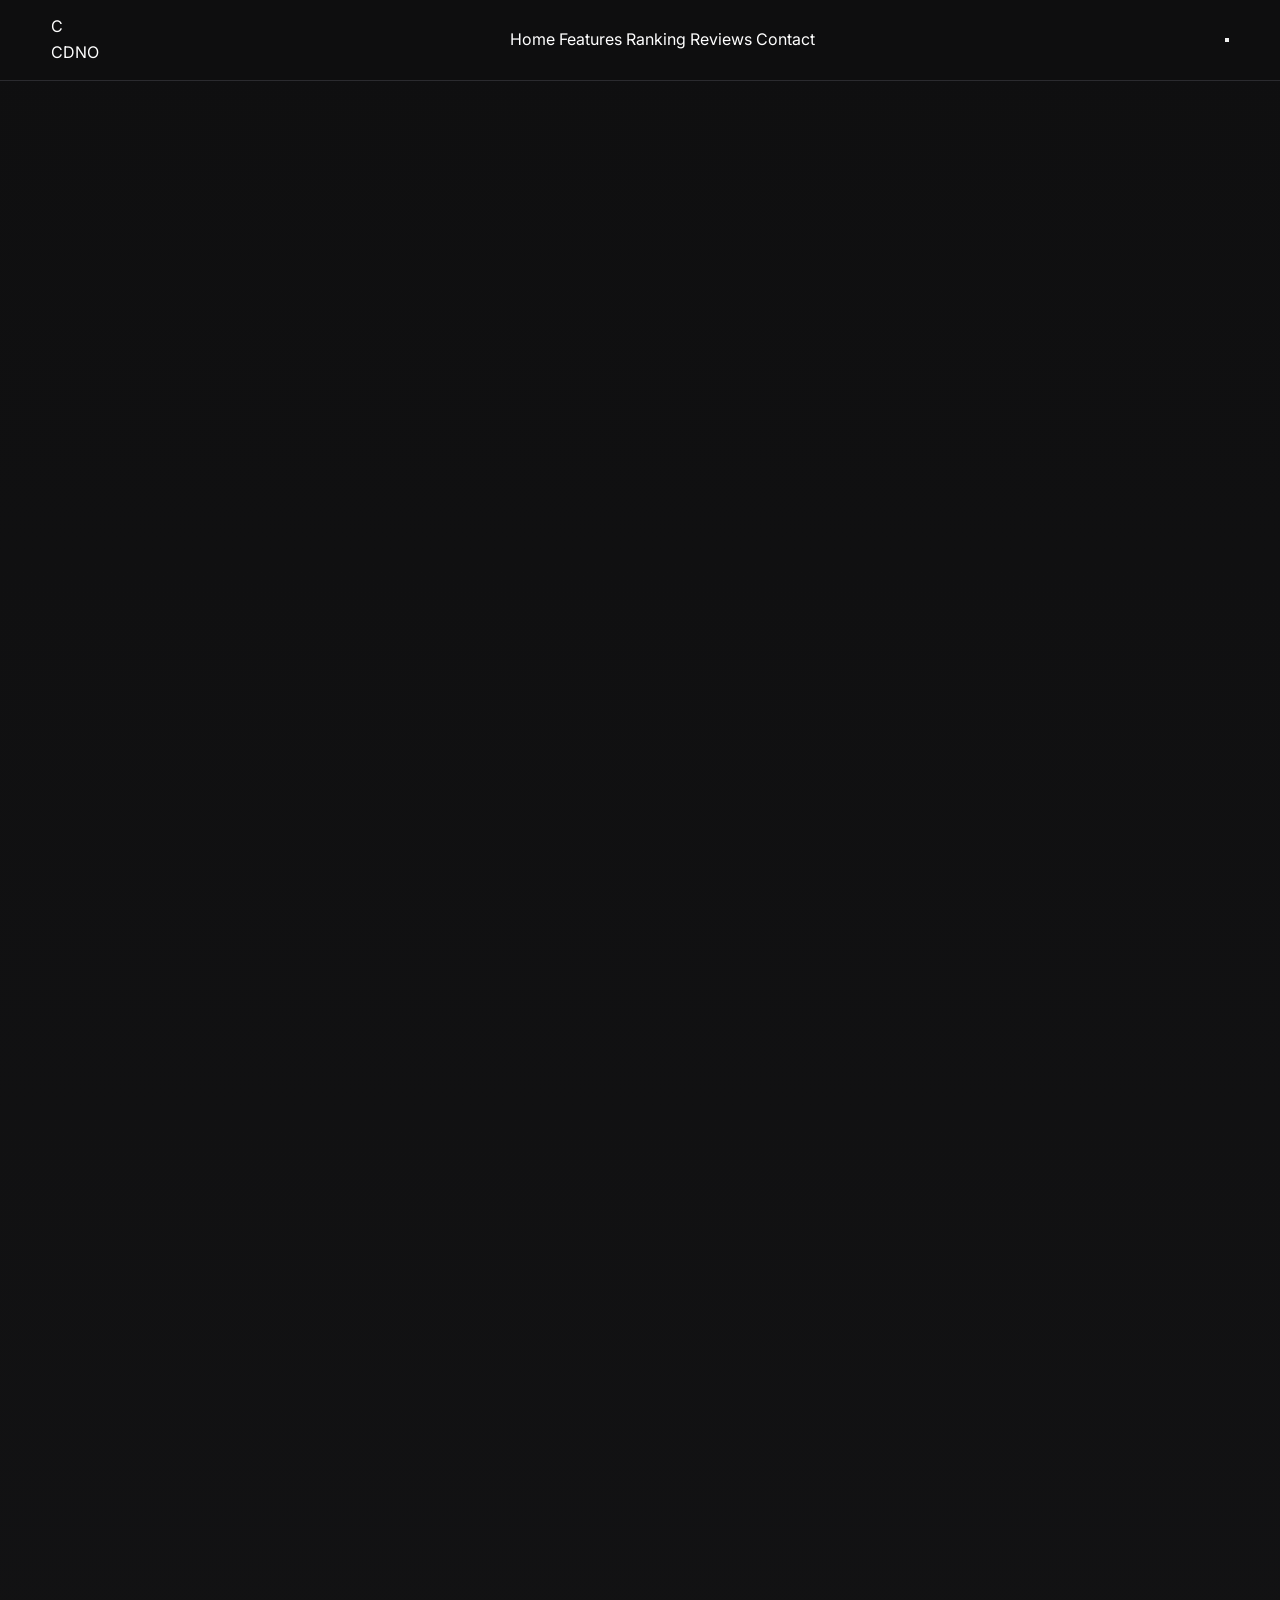
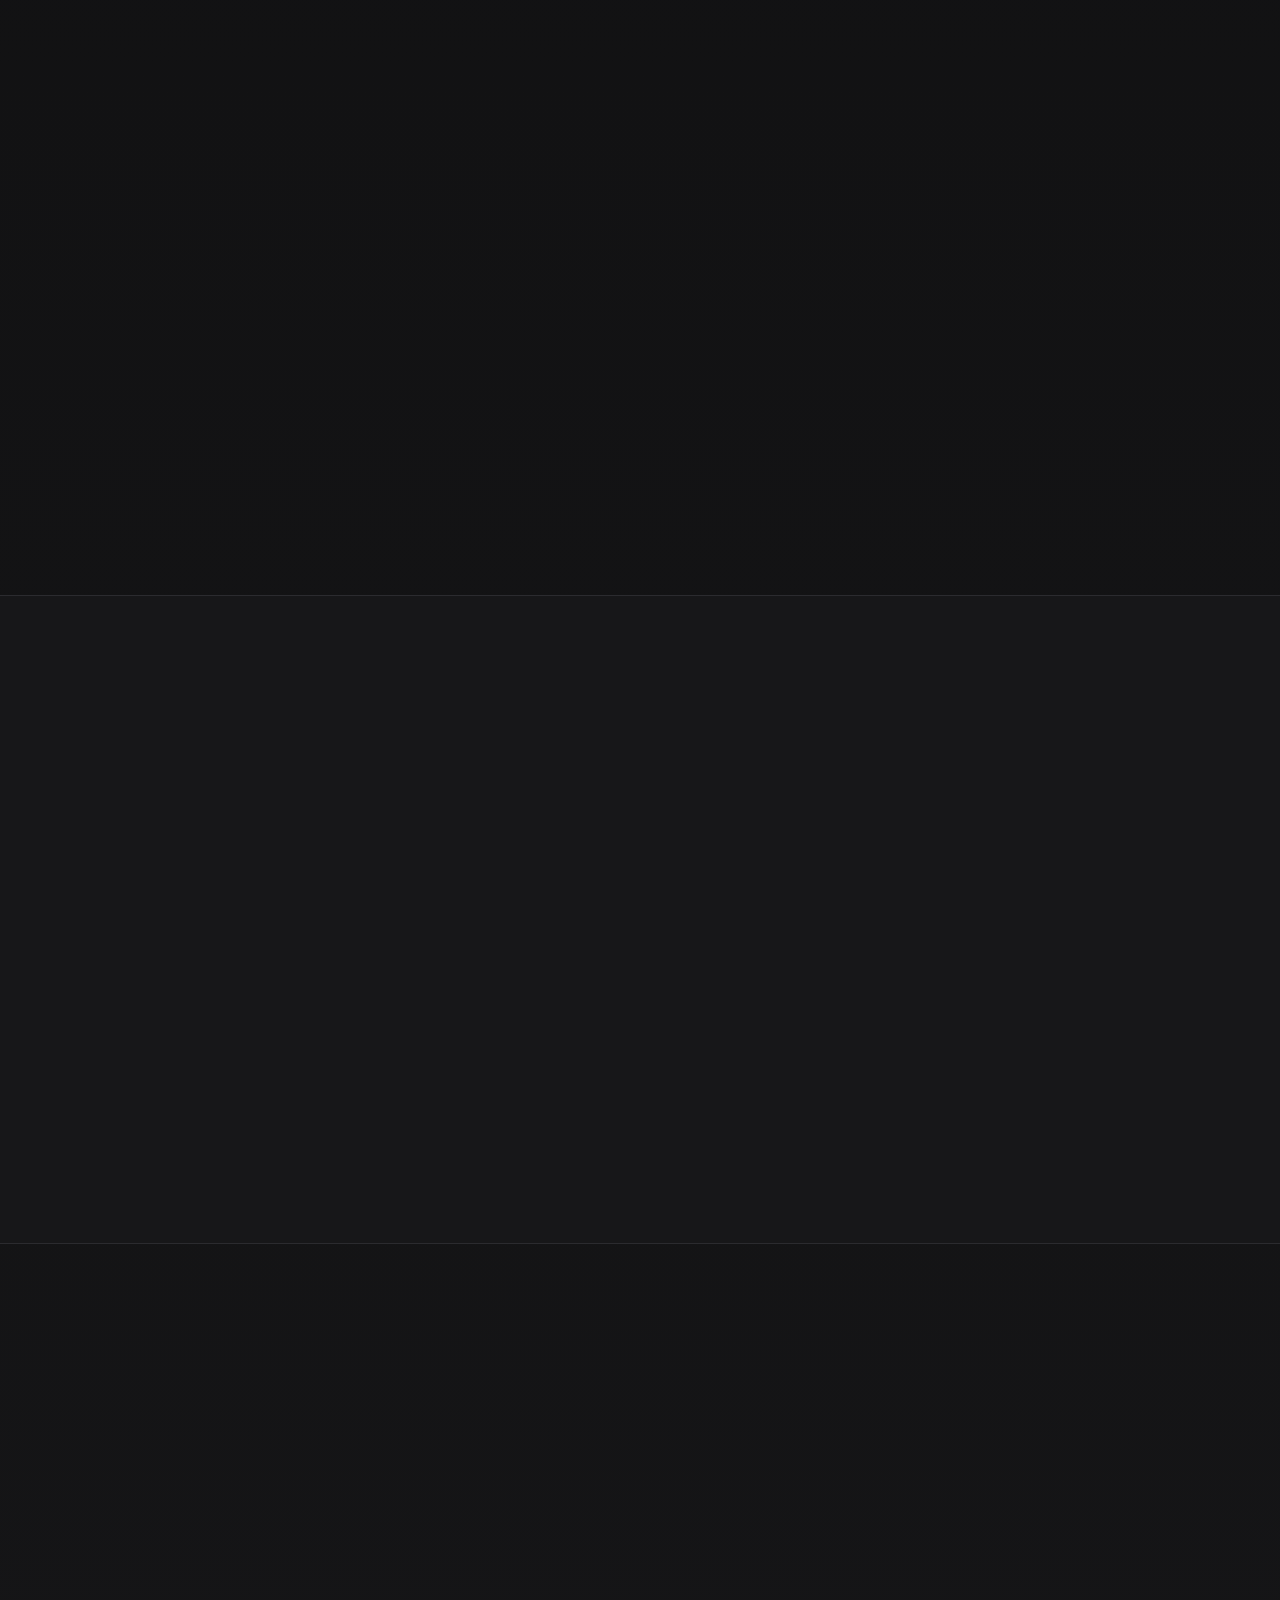
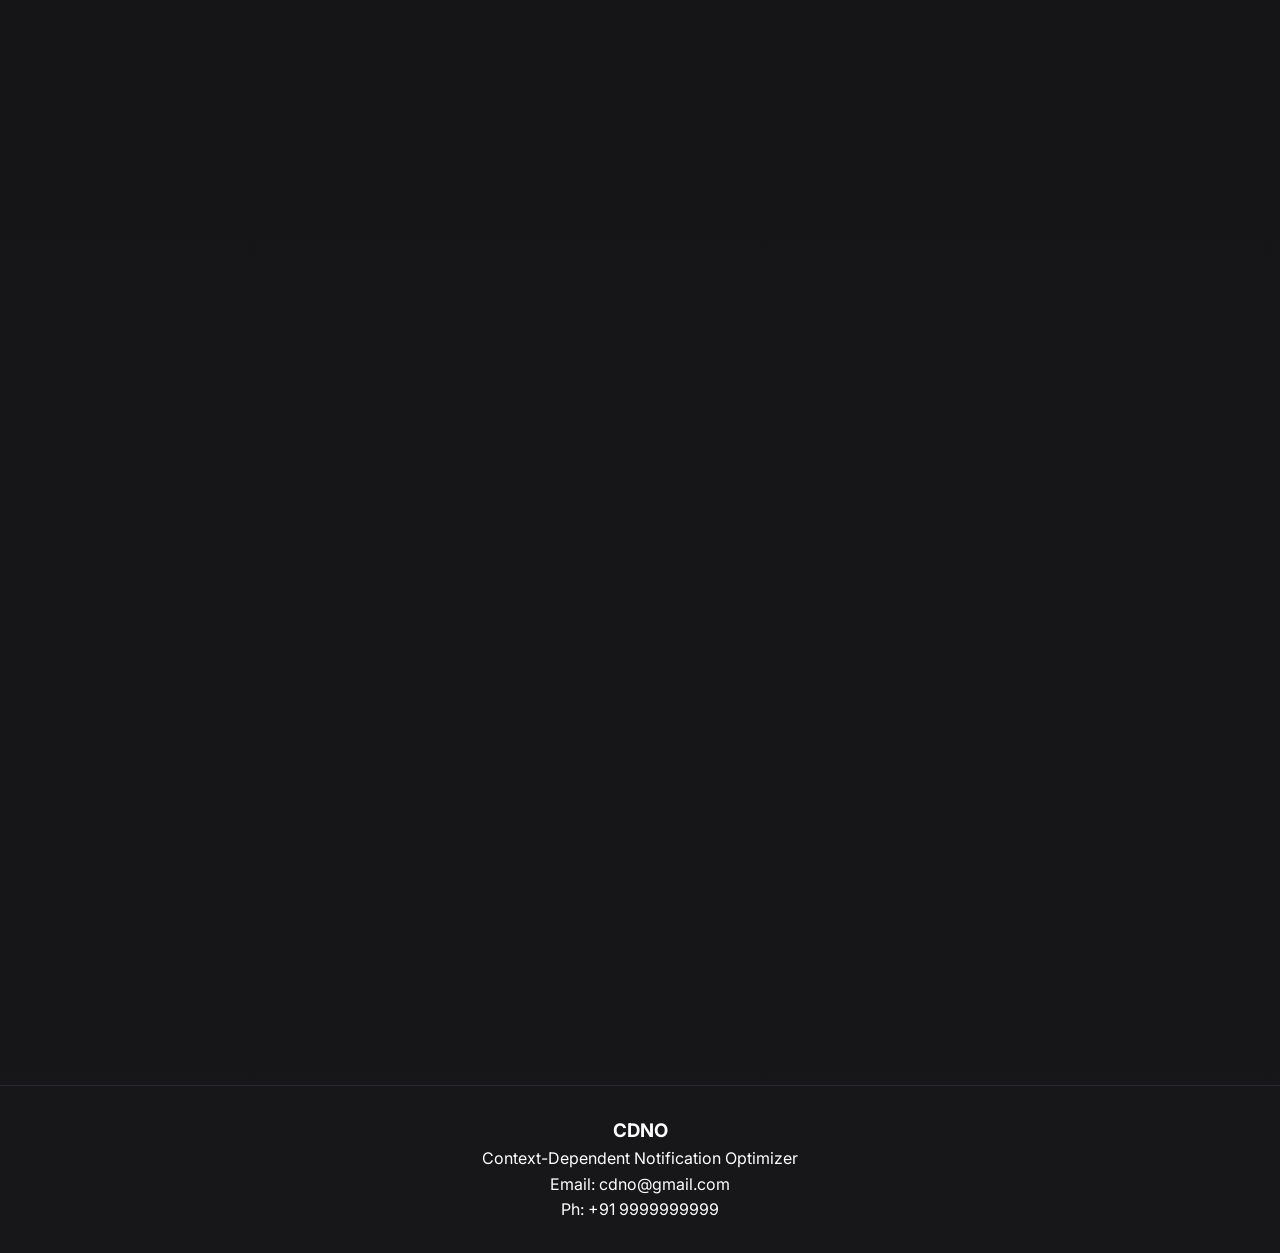
<file: index.html>
<!DOCTYPE html>
<html lang="en">
<head>
  <meta charset="UTF-8" />
  <meta name="viewport" content="width=device-width, initial-scale=1.0" />
  <title>CDNO | Context-Dependent Notification Optimizer</title>
  <meta
    name="description"
    content="CDNO is a context-aware notification optimizer that ranks and filters alerts based on urgency, relevance, and user context."
  />
  <meta
    name="keywords"
    content="CDNO, Notification Optimizer, Smart Notifications, Student Productivity, Dashboard"
  />
  <meta name="author" content="Leo" />


  <link rel="preconnect" href="https://fonts.googleapis.com" />
  <link rel="preconnect" href="https://fonts.gstatic.com" crossorigin />
  <link
    href="https://fonts.googleapis.com/css2?family=Inter:wght@300;400;500;600;700;800&display=swap"
    rel="stylesheet"
  />


  <link rel="stylesheet" href="./css/style.css" />
</head>
<body>


  <div class="cursor"></div>


  <!-- NAVBAR -->
  <header class="navbar">
    <div class="container nav-container">
      <div class="brand">
        <div class="brand-mark">C</div>
        <span>CDNO</span>
      </div>


      <nav class="nav-links" id="navLinks">
        <a href="#home">Home</a>
        <a href="#features">Features</a>
        <a href="#ranking">Ranking</a>
        <a href="#testimonials">Reviews</a>
        <a href="#contact">Contact</a>
      </nav>


      <button class="menu-toggle" id="menuToggle" aria-label="Toggle Menu">
        <span></span><span></span><span></span>
      </button>
    </div>
  </header>


  <!-- HERO -->
  <section class="hero" id="home">
    <div class="container hero-grid">
      <div class="hero-copy reveal">
        <span class="eyebrow">ATTENTION INTELLIGENCE PLATFORM</span>
        <h1>Context-Dependent Notification Optimizer</h1>
        <p>
          CDNO intelligently ranks and filters notifications based on your context,
          including work mode, sleep mode, academic urgency, financial alerts,
          and social relevance.
        </p>


        <div class="hero-actions">
          <a href="notifications.html" class="btn btn-primary magnetic" id="launchBtn">Launch App</a>
          <a href="#features" class="btn btn-secondary magnetic">Explore Features</a>
        </div>


        <div class="hero-stats">
          <div class="stat-card">
            <h3>30+</h3>
            <p>Ranked Notifications</p>
          </div>
          <div class="stat-card">
            <h3>12K+</h3>
            <p>Priority Decisions</p>
          </div>
          <div class="stat-card">
            <h3>89%</h3>
            <p>Noise Reduction</p>
          </div>
        </div>
      </div>


      <div class="hero-panel reveal">
        <div class="device-shell">
          <div class="device-top">
            <span>CDNO Live Feed</span>
            <span class="pulse-dot"></span>
          </div>


          <div class="feed-card high">
            <span class="tag">HIGH</span>
            <h4>Anna University Internal Marks Updated</h4>
            <p>Academic Portal • 2 min ago</p>
          </div>


          <div class="feed-card medium">
            <span class="tag">MEDIUM</span>
            <h4>Placement Drive Reminder - TCS NQT</h4>
            <p>Placement Cell • 12 min ago</p>
          </div>


          <div class="feed-card low">
            <span class="tag">LOW</span>
            <h4>Instagram: 14 new likes</h4>
            <p>Social • 1 hr ago</p>
          </div>
        </div>
      </div>
    </div>
  </section>


  <!-- TRUST -->
  <section class="trust-strip reveal">
    <div class="container trust-row">
      <span>Used by students, interns, early professionals, and productivity-focused users.</span>
      <div class="trust-badges">
        <span>Academic</span>
        <span>Productivity</span>
        <span>Social Control</span>
        <span>Smart Ranking</span>
      </div>
    </div>
  </section>


  <!-- FEATURES -->
  <section class="section" id="features">
    <div class="container">
      <div class="section-head reveal">
        <span class="eyebrow">FEATURES</span>
        <h2>Minimal interface. Serious logic underneath.</h2>
        <p>Designed to look calm while handling noisy, high-volume notification streams.</p>
      </div>


      <div class="feature-grid">
        <article class="feature-card reveal">
          <h3>Context-Based Ranking</h3>
          <p>Work mode, sleep mode, and weekend mode dynamically influence urgency.</p>
        </article>


        <article class="feature-card reveal">
          <h3>Indian Notification Modeling</h3>
          <p>Includes college updates, UPI alerts, IRCTC, WhatsApp groups, and internship mail.</p>
        </article>


        <article class="feature-card reveal">
          <h3>Noise Reduction Engine</h3>
          <p>Suppresses low-value social clutter while elevating critical academic and financial alerts.</p>
        </article>


        <article class="feature-card reveal">
          <h3>Filter & History Views</h3>
          <p>Track processed notifications, sort them, and review previous ranking sessions.</p>
        </article>


        <article class="feature-card reveal">
          <h3>Profile Preferences</h3>
          <p>Customize behavior and context bias using a local persistence layer.</p>
        </article>


        <article class="feature-card reveal">
          <h3>Responsive Dashboard</h3>
          <p>Optimized for mobile and desktop because users insist on using both.</p>
        </article>
      </div>
    </div>
  </section>


  <!-- RANKING PREVIEW -->
  <section class="section section-alt" id="ranking">
    <div class="container ranking-layout">
      <div class="ranking-copy reveal">
        <span class="eyebrow">RANKING ENGINE</span>
        <h2>Not all notifications deserve your attention.</h2>
        <p>
          CDNO scores alerts based on urgency, sender relevance, category, and active context.
          That means your exam hall ticket can outrank your meme group. Civilization survives.
        </p>
        <ul class="bullet-list">
          <li>Academic > Social during work mode</li>
          <li>UPI fraud / bank alerts stay elevated</li>
          <li>Muted social noise during sleep mode</li>
          <li>History stored locally for demonstration</li>
        </ul>
      </div>


      <div class="ranking-box reveal">
        <div class="mini-rank-card">
          <span>#1</span>
          <div>
            <h4>Exam Hall Ticket Released</h4>
            <p>Academic • High Priority</p>
          </div>
        </div>


        <div class="mini-rank-card">
          <span>#2</span>
          <div>
            <h4>Placement Interview Slot Confirmed</h4>
            <p>Career • High Priority</p>
          </div>
        </div>


        <div class="mini-rank-card">
          <span>#3</span>
          <div>
            <h4>UPI Debit Alert</h4>
            <p>Finance • High Priority</p>
          </div>
        </div>
      </div>
    </div>
  </section>


  <!-- TESTIMONIALS -->
  <section class="section" id="testimonials">
    <div class="container">
      <div class="section-head reveal">
        <span class="eyebrow">REVIEWS</span>
        <h2>People already tired of their phones seem to like it.</h2>
      </div>


      <div class="testimonial-grid">
        <article class="testimonial-card reveal">
          <p>“During placements, this helped me avoid random WhatsApp spam and actually focus on important updates.”</p>
          <h4>Arjun K., Coimbatore</h4>
        </article>


        <article class="testimonial-card reveal">
          <p>“My college groups are chaos. CDNO finally made my notifications useful instead of just loud.”</p>
          <h4>Priya S., Chennai</h4>
        </article>


        <article class="testimonial-card reveal">
          <p>“It feels minimal and clean. More importantly, it ranks things in a way that actually makes sense.”</p>
          <h4>Rahul M., Bengaluru</h4>
        </article>


        <article class="testimonial-card reveal">
          <p>“Sleep mode is my favorite. If it blocks nonsense at night, it has my respect.”</p>
          <h4>Nivetha R., Salem</h4>
        </article>
      </div>
    </div>
  </section>


  <!-- CTA -->
  <section class="cta-section reveal">
    <div class="container cta-box">
      <div>
        <span class="eyebrow">GET STARTED</span>
        <h2>See how your notifications behave under pressure.</h2>
        <p>Launch the dashboard and simulate ranking across work, sleep, and weekend contexts.</p>
      </div>
      <a href="notifications.html" class="btn btn-primary magnetic">Open Dashboard</a>
    </div>
  </section>


  <!-- CONTACT -->
  <section class="section" id="contact">
    <div class="container contact-wrap reveal">
      <div class="contact-left">
        <span class="eyebrow">CONTACT</span>
        <h2>Built like a serious product. Presented like one too.</h2>
        <p>If someone asks whether this is just a UI demo, you can now say “no” without improvising badly.</p>
      </div>


      <form class="contact-form" id="contactForm">
        <input type="text" id="name" placeholder="Your Name" required />
        <input type="email" id="email" placeholder="Your Email" required />
        <textarea id="message" placeholder="Your Message" rows="5" required></textarea>
        <button type="submit" class="btn btn-primary magnetic">Submit & Continue</button>
      </form>
    </div>
  </section>


  <!-- FOOTER -->
  <footer class="footer">
    <div class="container footer-row">
      <div>
        <h3>CDNO</h3>
        <p>Context-Dependent Notification Optimizer</p>
      </div>
      <div class="footer-contact">
        <p>Email: cdno@gmail.com</p>
        <p>Ph: +91 9999999999</p>
      </div>
    </div>
  </footer>


  <script src="./js/database.js"></script>
  <script src="./js/script.js"></script>
</body>
</html>
</file>
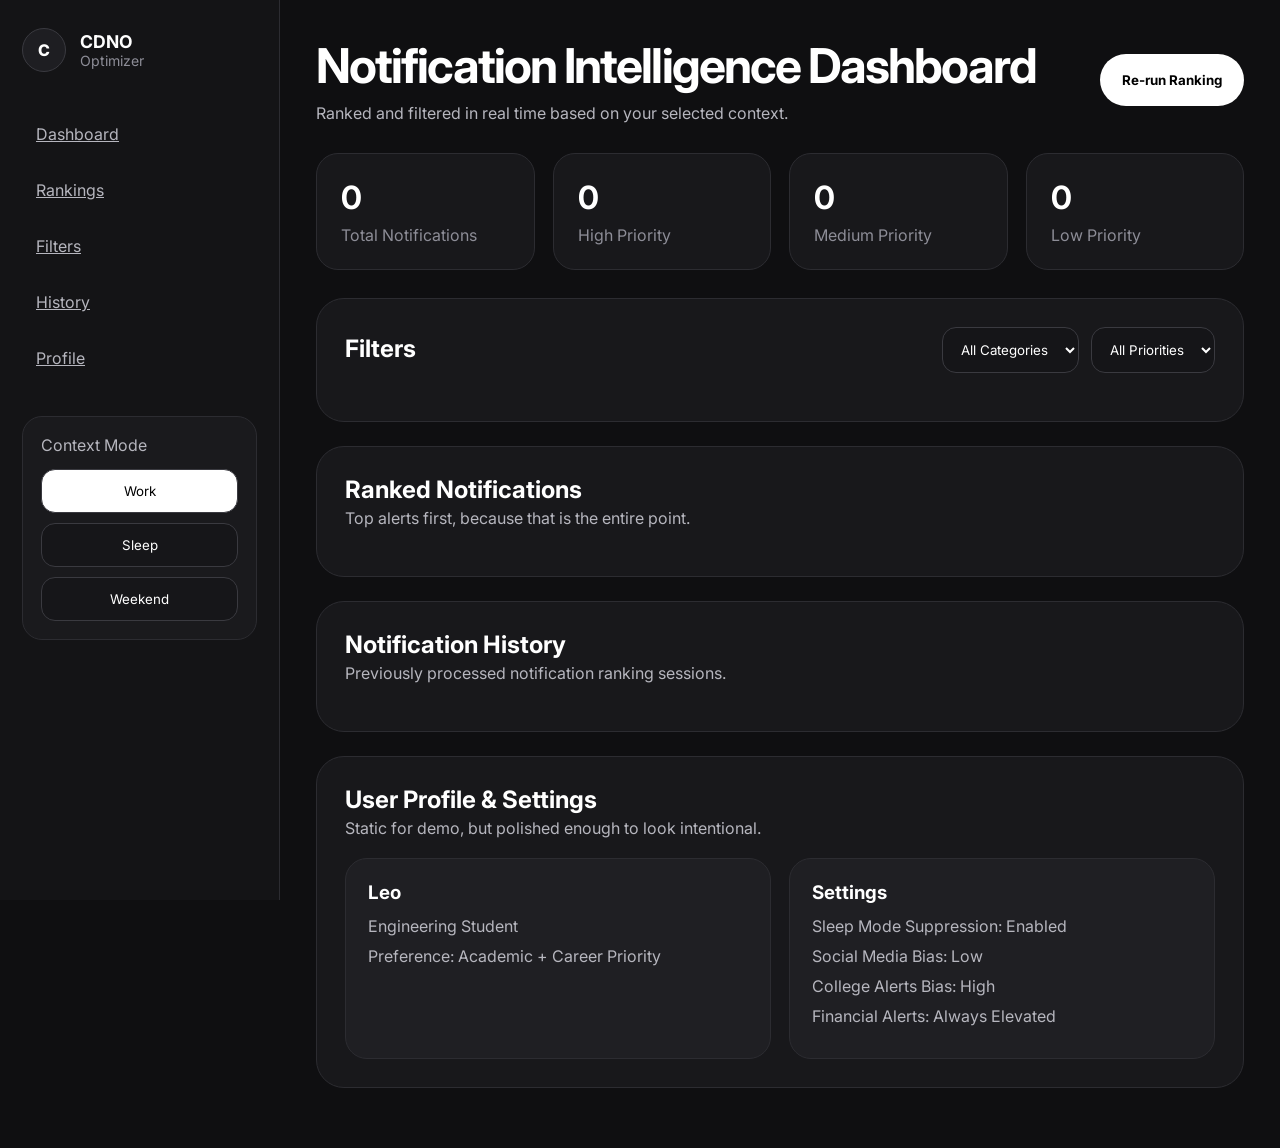
<file: notification.html>
<!DOCTYPE html>
<html lang="en">
<head>
  <meta charset="UTF-8" />
  <meta name="viewport" content="width=device-width, initial-scale=1.0" />
  <title>CDNO Dashboard</title>


  <link rel="preconnect" href="https://fonts.googleapis.com" />
  <link rel="preconnect" href="https://fonts.gstatic.com" crossorigin />
  <link
    href="https://fonts.googleapis.com/css2?family=Inter:wght@300;400;500;600;700;800&display=swap"
    rel="stylesheet"
  />


  <link rel="stylesheet" href="./css/dashboard.css" />
</head>
<body>


  <div class="app-shell">


    <!-- SIDEBAR -->
    <aside class="sidebar">
      <div class="sidebar-brand">
        <div class="brand-mark">C</div>
        <div>
          <h2>CDNO</h2>
          <p>Optimizer</p>
        </div>
      </div>


      <nav class="sidebar-nav">
        <a href="#dashboard">Dashboard</a>
        <a href="#rankings">Rankings</a>
        <a href="#filters">Filters</a>
        <a href="#history">History</a>
        <a href="#profile">Profile</a>
      </nav>


      <div class="mode-panel">
        <p>Context Mode</p>
        <div class="mode-buttons">
          <button class="mode-btn active" data-mode="work">Work</button>
          <button class="mode-btn" data-mode="sleep">Sleep</button>
          <button class="mode-btn" data-mode="weekend">Weekend</button>
        </div>
      </div>
    </aside>


    <!-- MAIN -->
    <main class="main-content">
      <section class="topbar" id="dashboard">
        <div>
          <h1>Notification Intelligence Dashboard</h1>
          <p>Ranked and filtered in real time based on your selected context.</p>
        </div>
        <button class="primary-btn" id="runEngineBtn">Re-run Ranking</button>
      </section>


      <!-- SUMMARY -->
      <section class="summary-grid">
        <div class="summary-card">
          <h3 id="totalCount">0</h3>
          <p>Total Notifications</p>
        </div>
        <div class="summary-card">
          <h3 id="highCount">0</h3>
          <p>High Priority</p>
        </div>
        <div class="summary-card">
          <h3 id="mediumCount">0</h3>
          <p>Medium Priority</p>
        </div>
        <div class="summary-card">
          <h3 id="lowCount">0</h3>
          <p>Low Priority</p>
        </div>
      </section>


      <!-- FILTERS -->
      <section class="panel" id="filters">
        <div class="panel-head">
          <h2>Filters</h2>
          <div class="filter-actions">
            <select id="categoryFilter">
              <option value="all">All Categories</option>
              <option value="academic">Academic</option>
              <option value="career">Career</option>
              <option value="social">Social</option>
              <option value="finance">Finance</option>
              <option value="utility">Utility</option>
              <option value="travel">Travel</option>
            </select>


            <select id="priorityFilter">
              <option value="all">All Priorities</option>
              <option value="HIGH">High</option>
              <option value="MEDIUM">Medium</option>
              <option value="LOW">Low</option>
            </select>
          </div>
        </div>
      </section>


      <!-- RANKINGS -->
      <section class="panel" id="rankings">
        <div class="panel-head">
          <div>
            <h2>Ranked Notifications</h2>
            <p>Top alerts first, because that is the entire point.</p>
          </div>
        </div>
        <div id="notificationList" class="notification-list"></div>
      </section>


      <!-- HISTORY -->
      <section class="panel" id="history">
        <div class="panel-head">
          <div>
            <h2>Notification History</h2>
            <p>Previously processed notification ranking sessions.</p>
          </div>
        </div>
        <div id="historyList" class="history-list"></div>
      </section>


      <!-- PROFILE -->
      <section class="panel" id="profile">
        <div class="panel-head">
          <div>
            <h2>User Profile & Settings</h2>
            <p>Static for demo, but polished enough to look intentional.</p>
          </div>
        </div>


        <div class="profile-grid">
          <div class="profile-card">
            <h3>Leo</h3>
            <p>Engineering Student</p>
            <p>Preference: Academic + Career Priority</p>
          </div>


          <div class="profile-card">
            <h3>Settings</h3>
            <ul>
              <li>Sleep Mode Suppression: Enabled</li>
              <li>Social Media Bias: Low</li>
              <li>College Alerts Bias: High</li>
              <li>Financial Alerts: Always Elevated</li>
            </ul>
          </div>
        </div>
      </section>
    </main>
  </div>


  <script src="./js/database.js"></script>
  <script src="./js/dashboard.js"></script>
</body>
</html>
</file>
<file: css/style.css>
:root {
  --bg: #0f0f10;
  --bg-soft: #171719;
  --bg-card: #1d1d20;
  --line: #2b2b2f;
  --line-soft: #3a3a40;
  --text: #ffffff;
  --text-muted: #b8b8c0;
  --text-soft: #8c8c95;
  --white: #ffffff;
  --black: #000000;

  /* ✨ Accent */
  --accent: #6c63ff;
  --accent-soft: rgba(108, 99, 255, 0.12);

  --shadow: 0 20px 60px rgba(0, 0, 0, 0.35);
  --radius-xl: 28px;
  --radius-lg: 20px;
  --radius-md: 16px;
  --radius-sm: 12px;
  --transition: all 0.35s ease;
  --max-width: 1240px;
}

/* 🌞 LIGHT THEME */
body.light-theme {
  --bg: #f7f7fa;
  --bg-soft: #ffffff;
  --bg-card: #ffffff;
  --line: #e4e4e7;
  --line-soft: #d4d4d8;
  --text: #111111;
  --text-muted: #55555f;
  --text-soft: #777780;
  --white: #000000;
  --black: #ffffff;

  --accent: #4f46e5;
  --accent-soft: rgba(79, 70, 229, 0.1);

  --shadow: 0 10px 40px rgba(0, 0, 0, 0.08);
}

/* RESET */
* {
  margin: 0;
  padding: 0;
  box-sizing: border-box;
}

html { scroll-behavior: smooth; }

body {
  font-family: 'Inter', sans-serif;
  background: linear-gradient(180deg, var(--bg) 0%, var(--bg-soft) 100%);
  color: var(--text);
  overflow-x: hidden;
  line-height: 1.6;
  transition: background 0.4s ease, color 0.4s ease;
}

/* GLOBAL */
a { text-decoration: none; color: inherit; }
button, input, textarea { font-family: inherit; }
img, svg { display: block; max-width: 100%; }

.container {
  width: min(92%, var(--max-width));
  margin: 0 auto;
}

.section {
  padding: 100px 0;
}

.section-alt {
  background: var(--bg-soft);
  border-top: 1px solid var(--line);
  border-bottom: 1px solid var(--line);
}

/* ✨ HEADINGS */
.section-head {
  text-align: center;
  max-width: 720px;
  margin: 0 auto 56px;
}

.section-head h2 {
  font-size: clamp(2rem, 4vw, 3.5rem);
  letter-spacing: -0.04em;
  margin-bottom: 14px;
}

.section-head p {
  color: var(--text-muted);
}

/* NAVBAR */
.navbar {
  position: fixed;
  width: 100%;
  z-index: 999;
  background: rgba(15, 15, 16, 0.7);
  backdrop-filter: blur(16px);
  border-bottom: 1px solid var(--line);
}

.nav-container {
  min-height: 80px;
  display: flex;
  justify-content: space-between;
  align-items: center;
}

/* ✨ THEME BUTTON */
.theme-toggle {
  width: 44px;
  height: 44px;
  border-radius: 50%;
  border: 1px solid var(--line-soft);
  background: var(--bg-card);
  cursor: pointer;
  display: grid;
  place-items: center;
  transition: var(--transition);
}

.theme-toggle:hover {
  transform: rotate(20deg) scale(1.05);
  background: var(--accent-soft);
}

/* HERO */
.hero {
  padding: 150px 0 90px;
}

.hero h1 {
  font-size: clamp(2.8rem, 6vw, 5rem);
  line-height: 1;
  letter-spacing: -0.05em;
}

.hero p {
  color: var(--text-muted);
  margin: 20px 0;
}

/* ✨ BUTTONS */
.btn {
  padding: 14px 26px;
  border-radius: 999px;
  font-weight: 600;
  transition: var(--transition);
}

.btn-primary {
  background: var(--accent);
  color: #fff;
}

.btn-primary:hover {
  transform: translateY(-3px);
  box-shadow: 0 10px 30px var(--accent-soft);
}

.btn-secondary {
  border: 1px solid var(--line-soft);
}

.btn-secondary:hover {
  background: var(--bg-card);
}

/* ✨ CARDS */
.card,
.feature-card,
.testimonial-card,
.stat-card {
  background: var(--bg-card);
  border: 1px solid var(--line);
  border-radius: var(--radius-lg);
  padding: 24px;
  transition: var(--transition);
}

.card:hover,
.feature-card:hover,
.testimonial-card:hover {
  transform: translateY(-6px);
  border-color: var(--accent);
  box-shadow: var(--shadow);
}

/* ✨ GRID */
.feature-grid {
  display: grid;
  grid-template-columns: repeat(3, 1fr);
  gap: 22px;
}

.testimonial-grid {
  display: grid;
  grid-template-columns: repeat(4, 1fr);
  gap: 18px;
}

/* CTA */
.cta-box {
  background: linear-gradient(180deg, var(--bg-card), var(--bg-soft));
  border-radius: 32px;
  padding: 40px;
  border: 1px solid var(--line);
  display: flex;
  justify-content: space-between;
  align-items: center;
}

/* CONTACT */
.contact-form {
  background: var(--bg-card);
  border: 1px solid var(--line);
  padding: 28px;
  border-radius: 24px;
  display: grid;
  gap: 16px;
}

.contact-form input,
.contact-form textarea {
  padding: 14px;
  border-radius: 12px;
  border: 1px solid var(--line-soft);
  background: transparent;
  color: var(--text);
}

.contact-form input:focus,
.contact-form textarea:focus {
  border-color: var(--accent);
}

/* FOOTER */
.footer {
  border-top: 1px solid var(--line);
  padding: 30px 0;
  text-align: center;
}

/* ✨ ANIMATIONS */
.reveal {
  opacity: 0;
  transform: translateY(30px);
  transition: 0.8s ease;
}

.reveal.show {
  opacity: 1;
  transform: translateY(0);
}

/* RESPONSIVE */
@media (max-width: 1000px) {
  .feature-grid { grid-template-columns: repeat(2, 1fr); }
  .testimonial-grid { grid-template-columns: repeat(2, 1fr); }
}

@media (max-width: 700px) {
  .feature-grid,
  .testimonial-grid {
    grid-template-columns: 1fr;
  }

  .cta-box {
    flex-direction: column;
    align-items: flex-start;
  }
}
</file>
<file: css/dashboard.css>
:root {
  --bg: #101012;
  --panel: #18181b;
  --panel-2: #1f1f23;
  --line: #2c2c31;
  --line-soft: #3a3a40;
  --text: #ffffff;
  --muted: #b6b6be;
  --soft: #8d8d97;
  --white: #fff;
  --black: #000;
  --radius-xl: 28px;
  --radius-lg: 20px;
  --radius-md: 16px;
  --radius-sm: 12px;
  --shadow: 0 20px 60px rgba(0,0,0,0.35);
  --transition: all 0.3s ease;
}


* {
  margin: 0;
  padding: 0;
  box-sizing: border-box;
}


html { scroll-behavior: smooth; }


body {
  font-family: 'Inter', sans-serif;
  background: #0f0f11;
  color: var(--text);
}


button, select {
  font-family: inherit;
}


.app-shell {
  display: grid;
  grid-template-columns: 280px 1fr;
  min-height: 100vh;
}


/* SIDEBAR */
.sidebar {
  border-right: 1px solid var(--line);
  background: #141416;
  padding: 28px 22px;
  position: sticky;
  top: 0;
  height: 100vh;
}


.sidebar-brand {
  display: flex;
  align-items: center;
  gap: 14px;
  margin-bottom: 40px;
}


.brand-mark {
  width: 44px;
  height: 44px;
  border-radius: 50%;
  border: 1px solid var(--line-soft);
  display: grid;
  place-items: center;
  background: #1e1e22;
  font-weight: 800;
}


.sidebar-brand h2 {
  font-size: 1.1rem;
}


.sidebar-brand p {
  color: var(--soft);
  font-size: 0.88rem;
}


.sidebar-nav {
  display: grid;
  gap: 12px;
  margin-bottom: 36px;
}


.sidebar-nav a {
  padding: 12px 14px;
  border-radius: 14px;
  color: var(--muted);
  transition: var(--transition);
}


.sidebar-nav a:hover {
  background: #1f1f24;
  color: var(--white);
}


.mode-panel {
  background: #1a1a1d;
  border: 1px solid var(--line);
  border-radius: 20px;
  padding: 18px;
}


.mode-panel p {
  margin-bottom: 14px;
  color: var(--muted);
}


.mode-buttons {
  display: grid;
  gap: 10px;
}


.mode-btn {
  min-height: 44px;
  border-radius: 14px;
  border: 1px solid var(--line-soft);
  background: #161619;
  color: var(--white);
  cursor: pointer;
  transition: var(--transition);
}


.mode-btn:hover {
  background: #202025;
}


.mode-btn.active {
  background: #ffffff;
  color: #000000;
}


/* MAIN */
.main-content {
  padding: 36px;
}


.topbar {
  display: flex;
  justify-content: space-between;
  gap: 20px;
  align-items: center;
  margin-bottom: 30px;
}


.topbar h1 {
  font-size: clamp(2rem, 4vw, 3rem);
  letter-spacing: -0.04em;
  margin-bottom: 8px;
}


.topbar p {
  color: var(--muted);
}


.primary-btn {
  min-height: 52px;
  padding: 0 22px;
  border-radius: 999px;
  border: none;
  background: var(--white);
  color: var(--black);
  font-weight: 700;
  cursor: pointer;
  transition: var(--transition);
}


.primary-btn:hover {
  transform: translateY(-2px);
}


/* SUMMARY */
.summary-grid {
  display: grid;
  grid-template-columns: repeat(4, 1fr);
  gap: 18px;
  margin-bottom: 28px;
}


.summary-card {
  background: var(--panel);
  border: 1px solid var(--line);
  border-radius: 22px;
  padding: 24px;
}


.summary-card h3 {
  font-size: 2rem;
  margin-bottom: 8px;
}


.summary-card p {
  color: var(--soft);
}


/* PANELS */
.panel {
  background: var(--panel);
  border: 1px solid var(--line);
  border-radius: 28px;
  padding: 28px;
  margin-bottom: 24px;
}


.panel-head {
  display: flex;
  justify-content: space-between;
  gap: 18px;
  align-items: center;
  margin-bottom: 20px;
  flex-wrap: wrap;
}


.panel-head h2 {
  font-size: 1.5rem;
  margin-bottom: 4px;
}


.panel-head p {
  color: var(--muted);
}


.filter-actions {
  display: flex;
  gap: 12px;
  flex-wrap: wrap;
}


select {
  min-height: 46px;
  padding: 0 14px;
  border-radius: 14px;
  border: 1px solid var(--line-soft);
  background: #151518;
  color: var(--white);
  outline: none;
}


/* NOTIFICATION LIST */
.notification-list,
.history-list {
  display: grid;
  gap: 14px;
}


.notification-card,
.history-card {
  background: var(--panel-2);
  border: 1px solid var(--line);
  border-radius: 22px;
  padding: 20px;
  transition: var(--transition);
}


.notification-card:hover,
.history-card:hover {
  transform: translateY(-4px);
}


.notification-top {
  display: flex;
  justify-content: space-between;
  gap: 12px;
  align-items: center;
  margin-bottom: 10px;
}


.notification-top h3 {
  font-size: 1.05rem;
}


.notification-meta {
  display: flex;
  flex-wrap: wrap;
  gap: 10px;
  color: var(--soft);
  font-size: 0.9rem;
}


.priority-badge {
  padding: 7px 12px;
  border-radius: 999px;
  font-size: 0.78rem;
  font-weight: 800;
  letter-spacing: 0.04em;
}


.priority-high {
  background: #ffffff;
  color: #000;
}


.priority-medium {
  background: #303036;
  color: #fff;
}


.priority-low {
  background: #202024;
  color: #bcbcc4;
}


/* PROFILE */
.profile-grid {
  display: grid;
  grid-template-columns: 1fr 1fr;
  gap: 18px;
}


.profile-card {
  background: var(--panel-2);
  border: 1px solid var(--line);
  border-radius: 22px;
  padding: 22px;
}


.profile-card h3 {
  margin-bottom: 12px;
}


.profile-card p,
.profile-card li {
  color: var(--muted);
  margin-bottom: 10px;
}


.profile-card ul {
  list-style: none;
}


/* RESPONSIVE */
@media (max-width: 1080px) {
  .app-shell {
    grid-template-columns: 1fr;
  }


  .sidebar {
    position: static;
    height: auto;
    border-right: none;
    border-bottom: 1px solid var(--line);
  }


  .summary-grid,
  .profile-grid {
    grid-template-columns: repeat(2, 1fr);
  }
}


@media (max-width: 700px) {
  .main-content {
    padding: 20px;
  }


  .summary-grid,
  .profile-grid {
    grid-template-columns: 1fr;
  }


  .topbar {
    flex-direction: column;
    align-items: flex-start;
  }
}
</file>
